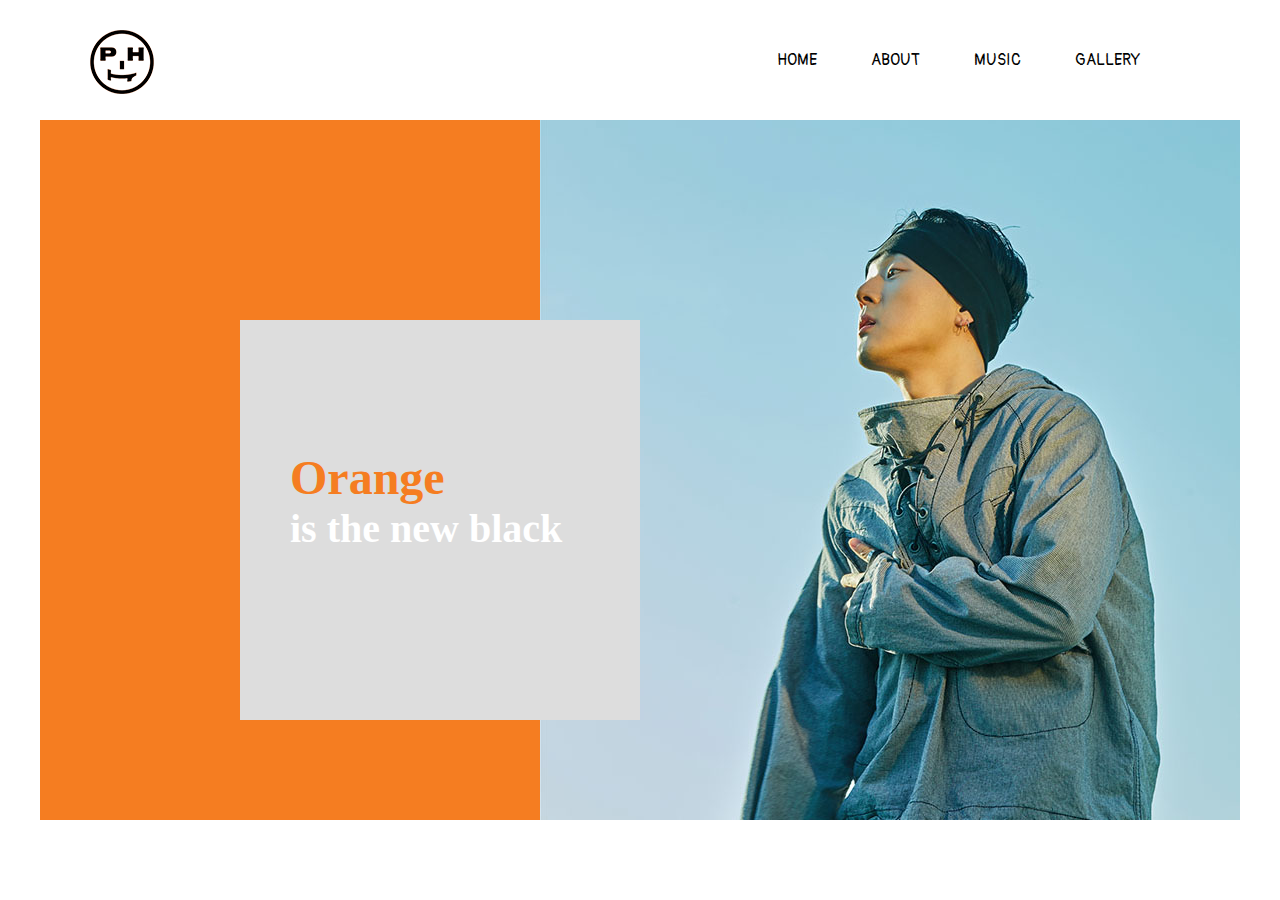
<file: index.html>
<!DOCTYPE html>
<html lang="en">
<head>
    <meta charset="UTF-8">
    <meta name="viewport" content="width=device-width, initial-scale=1.0">
    <title>pH-1</title>
    <!-- 제이쿼리 -->
    <script src="https://cdn.jsdelivr.net/npm/jquery@3.4.1/dist/jquery.min.js"></script>
    <link href="https://fonts.googleapis.com/css2?family=Pangolin&display=swap" rel="stylesheet">
    <link rel="stylesheet" href="./css/style.css">
    <!-- js -->
    <script src="./js/music.js"></script>
</head>
<body>
    <header id="main_header">
        <div class="logo">
            <h1> 
                <a href="./index.html"><img src="./images/Layer 1.png" alt=""></a>         
            </h1>
        </div>
        <nav id="main_gnb">
            <ul>
                <li><a href="index.html">home</a></li>
                <li><a href="about.html">about</a></li>
                <li><a href="music.html">music</a></li>
                <li><a href="gallery.html">gallery</a></li>
            </ul>
        </nav>
    </header>

    <section id="main_visual">
        <div class="left">
            <header class="title">
                <h2>
                    <span>Orange</span>
                    <span>is the new black</span>
                </h2>
            </header>
        </div>
        <div class="right">
            <!-- 이미지 -->
        </div>
    </section>
</body>
</html>
</file>
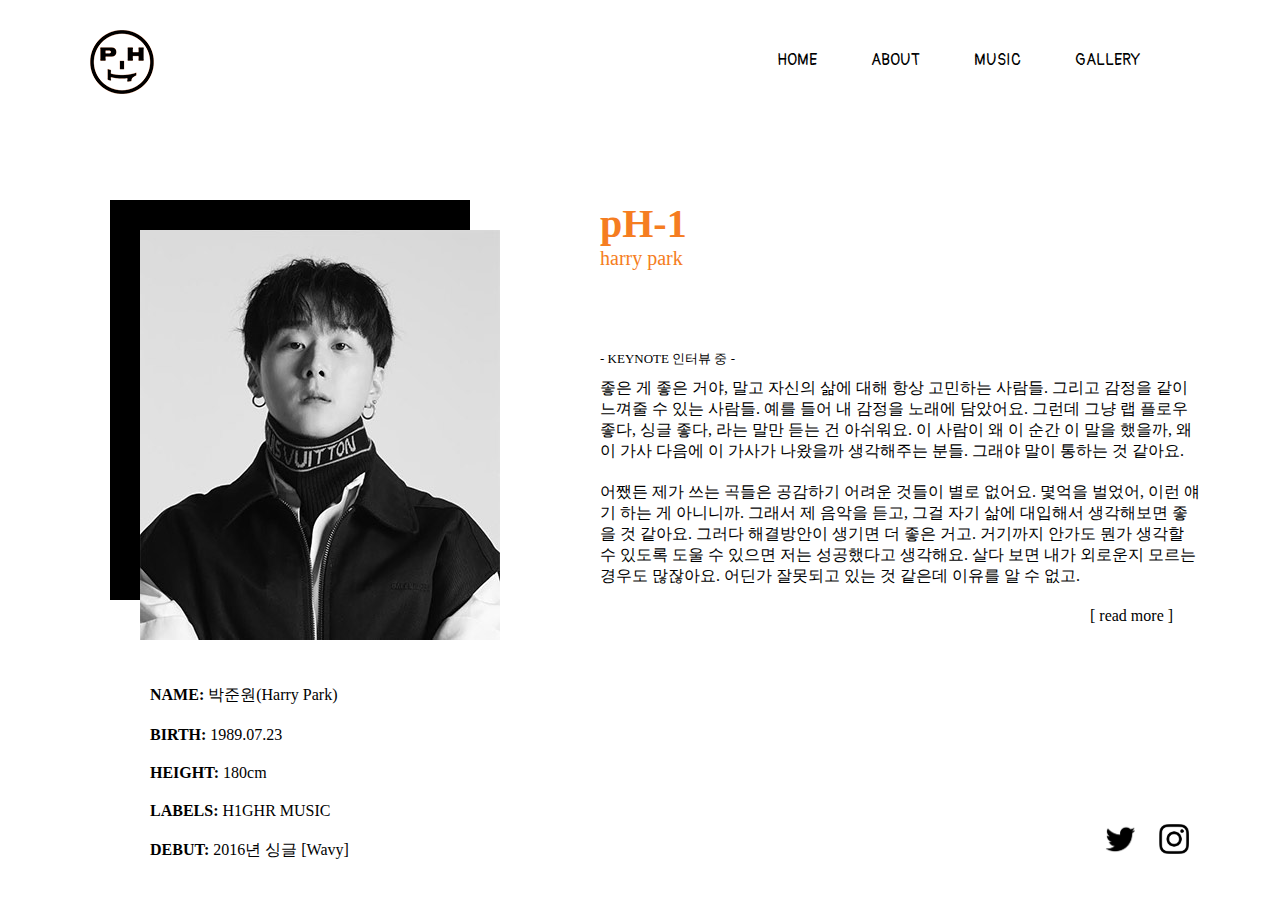
<file: about.html>
<!DOCTYPE html>
<html lang="en">
<head>
    <meta charset="UTF-8">
    <meta name="viewport" content="width=device-width, initial-scale=1.0">
    <title>About pH-1</title>
    <!-- 제이쿼리 -->
    <script src="https://cdn.jsdelivr.net/npm/jquery@3.4.1/dist/jquery.min.js"></script>
    <link href="https://fonts.googleapis.com/css2?family=Pangolin&display=swap" rel="stylesheet">
    <link rel="stylesheet" href="./css/about.css">
    <!-- js -->
    <script src="./js/music.js"></script>
</head>
<body>
    <header id="main_header">
        <div class="logo">
            <h1> 
                <a href="./index.html"><img src="./images/Layer 1.png" alt=""></a>         
            </h1>
        </div>
        <nav id="main_gnb">
            <ul>
                <li><a href="index.html">home</a></li>
                <li><a href="about.html">about</a></li>
                <li><a href="music.html">music</a></li>
                <li><a href="gallery.html">gallery</a></li>
            </ul>
        </nav>
    </header>

    <section id="about">
        <div class="about_left">
            <div class="box"></div>
            <img src="./images/about.jpg" alt="">
        </div>
        <div class="about_right">
            <header class="section_header">
                <h1>pH-1</h1>
                <span>harry park</span>
            </header>
            <p class="text-1">- KEYNOTE 인터뷰 중 -</p>
            <p class="text">좋은 게 좋은 거야, 말고 자신의 삶에 대해 항상 고민하는 사람들. 그리고 감정을 같이 느껴줄 수 있는 사람들. 예를 들어 내 감정을 노래에 담았어요. 그런데 그냥 랩 플로우 좋다, 싱글 좋다, 라는 말만 듣는 건 아쉬워요. 이 사람이 왜 이 순간 이 말을 했을까, 왜 이 가사 다음에 이 가사가 나왔을까 생각해주는 분들. 그래야 말이 통하는 것 같아요.</p>
            <p class="text">어쨌든 제가 쓰는 곡들은 공감하기 어려운 것들이 별로 없어요. 몇억을 벌었어, 이런 얘기 하는 게 아니니까. 그래서 제 음악을 듣고, 그걸 자기 삶에 대입해서 생각해보면 좋을 것 같아요. 그러다 해결방안이 생기면 더 좋은 거고. 거기까지 안가도 뭔가 생각할 수 있도록 도울 수 있으면 저는 성공했다고 생각해요. 살다 보면 내가 외로운지 모르는 경우도 많잖아요. 어딘가 잘못되고 있는 것 같은데 이유를 알 수 없고.</p>
            <a href="https://m.post.naver.com/viewer/postView.nhn?volumeNo=18696552&memberNo=33784967&vType=VERTICAL">[ read more ]</a>
        </div>
    </section>
    <section id="info">
        <div class="left">
            <ul>
                <li><span>NAME: </span>박준원(Harry Park)</li>
                <li><span>BIRTH: </span>1989.07.23</li>
                <li><span>HEIGHT: </span>180cm</li>
                <li><span>LABELS: </span>H1GHR MUSIC</li>
                <li><span>DEBUT: </span>2016년 싱글 [Wavy]</li>
            </ul>
        </div>
        <div class="right">
            <a href="https://twitter.com/ph1boyyy"><img src="./images/twitter.png" alt=""></a>
            <a href="https://www.instagram.com/ph1boyyy/"><img src="./images/instagram.png" alt=""></a>
        </div> 
    </section>
</body>
</html>
</file>
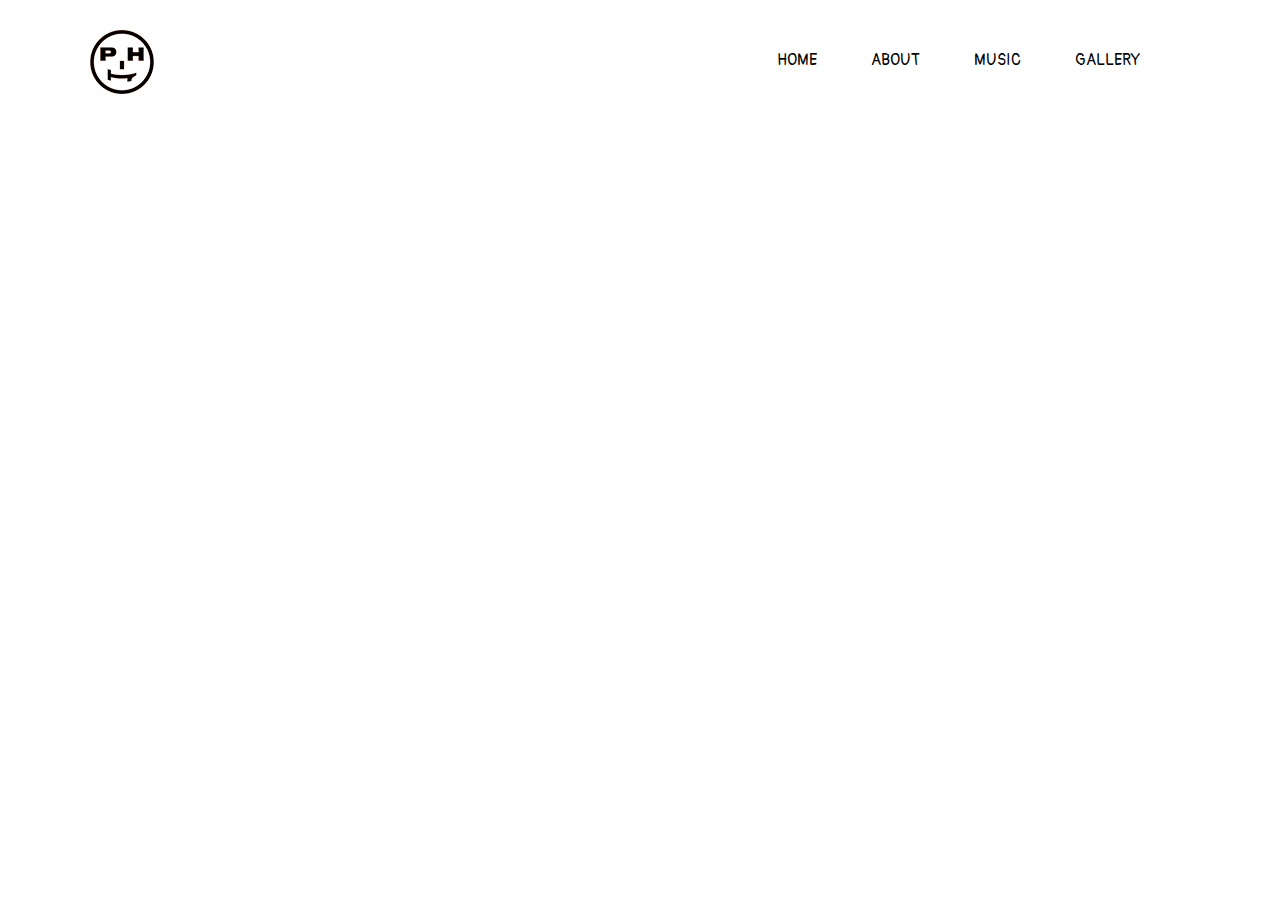
<file: gallery.html>
<!DOCTYPE html>
<html lang="en">
<head>
    <meta charset="UTF-8">
    <meta name="viewport" content="width=device-width, initial-scale=1.0">
    <title>Video pH-1</title>
    <!-- 제이쿼리 -->
    <script src="https://cdn.jsdelivr.net/npm/jquery@3.4.1/dist/jquery.min.js"></script>
    <link href="https://fonts.googleapis.com/css2?family=Pangolin&display=swap" rel="stylesheet">
    <link rel="stylesheet" href="./css/about.css">
    <!-- js -->
    <script src="./js/music.js"></script>
</head>
<body>
    <header id="main_header">
        <div class="logo">
            <h1> 
                <a href="./index.html"><img src="./images/Layer 1.png" alt=""></a>         
            </h1>
        </div>
        <nav id="main_gnb">
            <ul>
                <li><a href="index.html">home</a></li>
                <li><a href="about.html">about</a></li>
                <li><a href="music.html">music</a></li>
                <li><a href="gallery.html">gallery</a></li>
            </ul>
        </nav>
    </header>
    <section id="content">
        
    </section>
</body>
</html>
</file>
<file: css/style.css>
@import url('./reset.css');

/* visual */
#main_visual {
    width: 1200px; height: 700px;
    background: #f57d21;
    margin: 0 auto;
    overflow: hidden;
}
#main_visual > .left {
    position: relative;
    width: 400px; height: 400px;
    background: #ddd;
    left: 200px; top: 200px;
    float: left;
}
#main_visual > .left h2 span {
    display: block;
    position: relative;
    top: 130px; left: 50px;
}
#main_visual > .left h2 span:first-child {
    font-size: 48px;
    color: #f57d21;
}
#main_visual > .left h2 span:last-child {
    font-size: 40px;
    color: #fff;
}
#main_visual > .right {
    width: 700px; height: 700px;
    background: #ccc;
    float: right;
    background-image: url(../images/visual.jpg)
}
</file>
<file: css/about.css>
@import url('./reset.css');

/* about */
#about {
    width: 1200px; height: 535px;
    margin: 0 auto;
}
#about > .about_left {
    position: relative;
    width: 600px; height: 100%;
    float: left;
    left: 100px;
    top: 60px;
}
#about > .about_left .box {
    position: absolute;
    width: 360px;
    height: 400px;
    background: #000;
    left: -30px;
}
#about > .about_left img {
    position: relative;
    top: 30px;
}

.section_header {
    font-size: 20px;
    width: 600px;
    float: right;
    margin-top: 60px;
    color: #f57d21;
}
#about > .about_right {
    width: 1200px;
}
#about > .about_right > .section_header > h1 {
    position: relative;
    right: 40px;
}
#about > .about_right > .section_header > span {
    position: relative;
    right: 40px;
}
#about > .about_right .text {
    position: relative;
    left: -40px;
    top: 70px;
    margin-top: 20px;
}
#about > .about_right .text-1 {
    position: relative;
    left: -40px;
    top: 80px;
    margin-top: 20px;
    font-size: 13px;
}
#about > .about_right a {
    position: relative;
    top: 90px; left: 450px;
    color: #000;
}
#about > .about_right a:hover {
    color: #f57d21;
}
#info {
    width: 1200px;
    margin: 0 auto;
}
#info > .left {
    width: 50%;
    /* background: #ccc; */
    float: left;
}
#info > .left > ul > li {
    padding: 10px;
    margin-left: 100px;
}
#info > .left > ul > li span {
    font-weight: bold;
}
#info > .right {
    width: 50%;
    height: 205px;
    /* background: #999; */
    float: right;
    overflow: hidden;
}
#info > .right > a img {
    width: 30px;
    padding: 5px;
    /* border: 2px solid #000; */
    border-radius: 8px;
    position: relative;
    top: 70%;
    left: 75%;
    margin-left: 10px;
    transition: 0.2s;
}
#info > .right > a:hover img {
    transform: scale(1.2);
}
</file>
